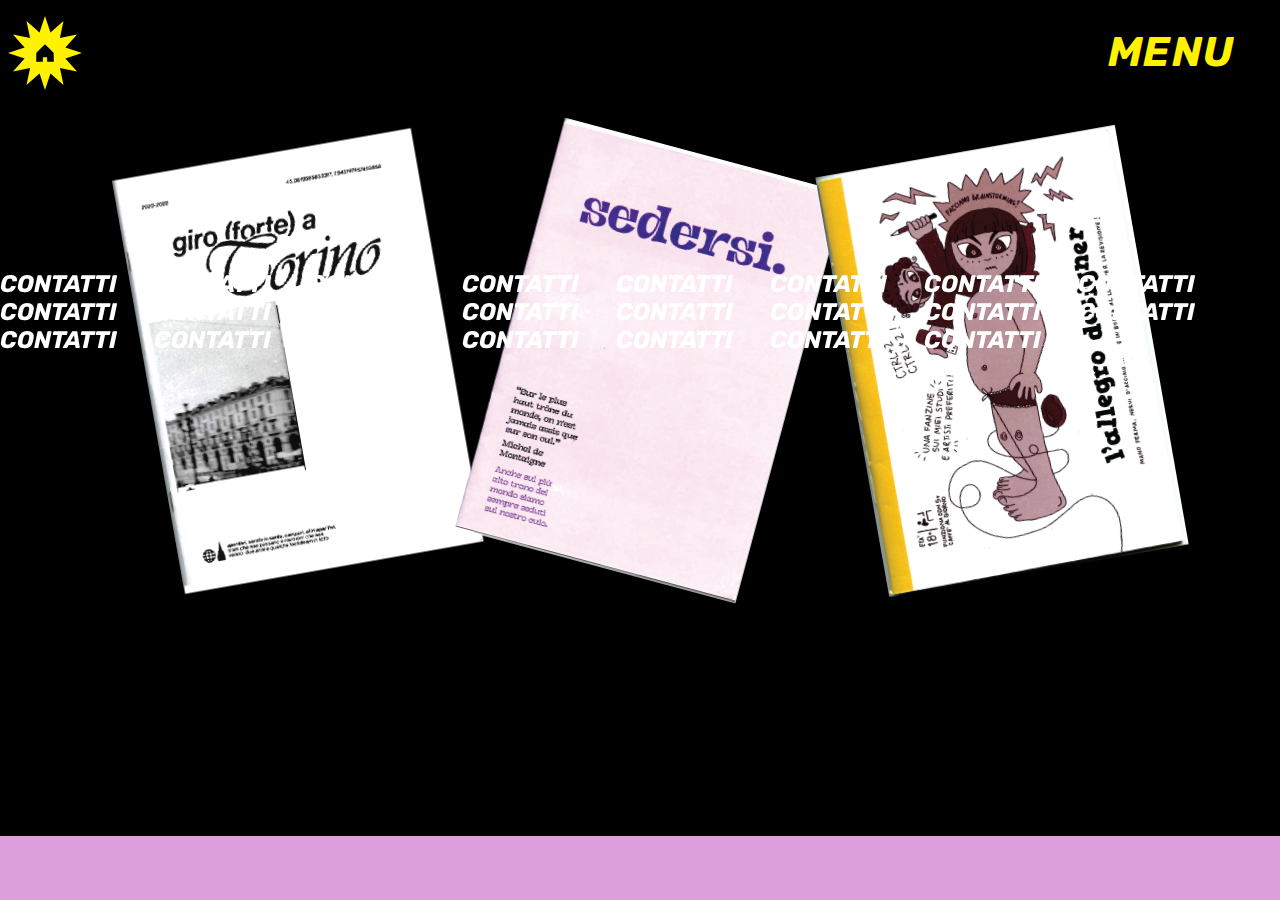
<file: index.html>
<!DOCTYPE html>
<html lang="it">
<head>
	<title>Flora Allesina - Home</title>
	<meta charset="utf-8">
	<meta name="viewport" content="width=device-width, initial-scale=1">
	<link rel="icon" type="image/x-icon" href="images/favicon.svg">
	<link rel="stylesheet" href="stylesheet/header footer.css">
	<link rel="stylesheet" href="stylesheet/index.css">  
	<link rel="stylesheet" href="stylesheet/GRAVITA.css">
	<link href="bootstrap\bootstrap.css" rel="stylesheet">
	<script src="bootstrap\bootstrap.bundle.js"></script>
</head>


<body>
  

<!-- PULSANTE TOP -->
<div>
	<button onclick="topFunction()" id="myBtn" title="Go to top"> TOP </button>
</div>

<!-- HEADER -->
 <div class="container-fluid">
    <div class="row">
		<div class="col-6 p-2">
			<div class="stella"> <!-- usare div non button --> 
				<a href="index.html">
				<img style="width:calc(3rem + 2vw)" src="images/stella gialla.svg" alt="stella"> 
				</a>
			</div>
		</div>
		<div class="col-6 p-2">
		<div class="menu-container">
		<div class="dropdown">
			<button class="dropbtn">MENU</button>
			<div class="dropdown-content">
			<a href="about me.html">about me</a>
			<a href="progetti.html">progetti</a>
			<a href="contatti.html">contatti</a>
			<a href="biscotto della fortuna.html">cliccami</a>	
			</div>
		</div>
	</div>		
		</div>
	</div>  
  </div>

<!-- CONTENUTI -->
<div class="container">
  <div class="row justify-content-sm-center p-3 ms-2">
    <div class="col-sm-auto p-4 progetto1">
		<a href="progetto 1.html">
		<img style="width:calc(15rem + 5vw)" src="images/progetto-07.png" alt="giro forte a torino"> </a>
    </div>
    <div class="col-sm-auto p-4 progetto2">
		<a href="progetto 2.html">
		<img style="width:calc(15rem + 5vw)" src="images/progetto-05.png" alt="sedersi"> </a>     
	</div>	
    <div class="col-sm-auto p-4 progetto3">
		<a href="progetto 3.html">
		<img style="width:calc(15rem + 5vw)" src="images/progetto-06.png" alt="stella"> </a>  
	</div>	
  </div>
<!-- </div> -->

<br><br><br><br>



<!-- FOOTER -->
<a href="contatti.html" class="slide" target=_self>
	<footer class="fixed-bottom">
	CONTATTI CONTATTI CONTATTI CONTATTI CONTATTI CONTATTI CONTATTI CONTATTI CONTATTI CONTATTI CONTATTI CONTATTI
			CONTATTI CONTATTI CONTATTI CONTATTI CONTATTI CONTATTI CONTATTI CONTATTI CONTATTI CONTATTI CONTATTI 
	</footer>
</a>

<script src="plugin\pulsante top.js"></script>
  
 
</body>
</html>
</file>
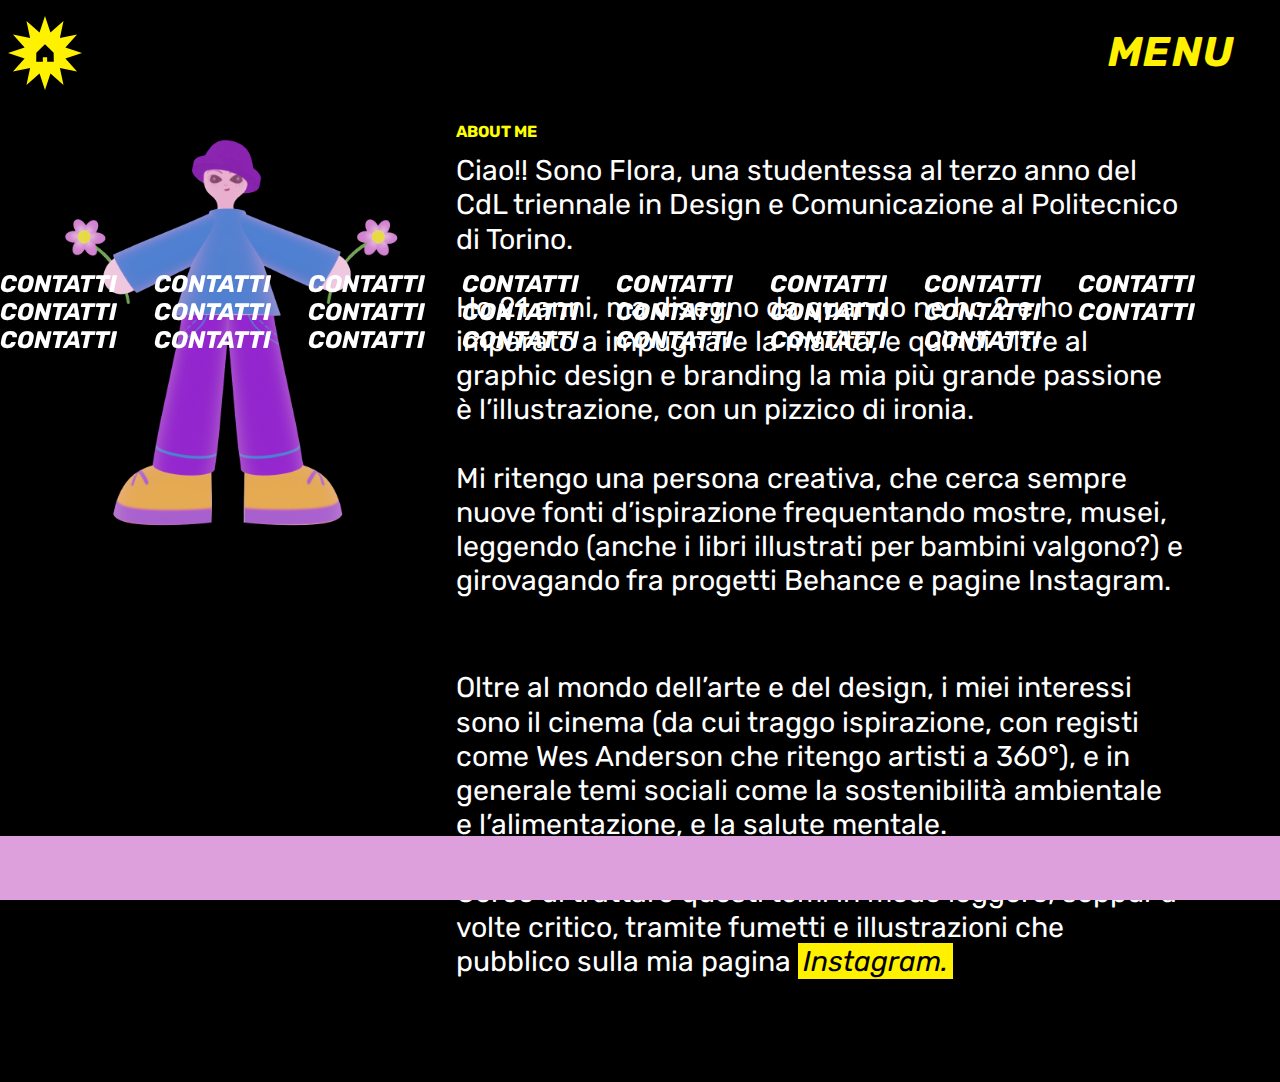
<file: about me.html>
<!DOCTYPE html>
<html lang="it">
<head>
	<title>Flora Allesina - About Me</title>
	<meta charset="utf-8">
	<meta name="viewport" content="width=device-width, initial-scale=1">
	<link rel="icon" type="image/x-icon" href="images/favicon.svg">
	<link rel="stylesheet" href="stylesheet/header footer.css">
	<link href="bootstrap\bootstrap.css" rel="stylesheet">
	<script src="bootstrap\bootstrap.bundle.js"></script>
</head>

<body>
<!-- PULSANTE TOP -->
<div>
	<button onclick="topFunction()" id="myBtn" title="Go to top"> TOP </button>
</div>

<!-- HEADER -->
 <div class="container-fluid">
    <div class="row">
		<div class="col-6 p-2">
			<div class="stella"> <!-- usare div non button --> 
				<a href="index.html">
				<img style="width:calc(3rem + 2vw)" src="images/stella gialla.svg" alt="stella"> 
				</a>
			</div>
		</div>
		<div class="col-6 p-2" style="z-index:9999">
		<div class="menu-container">
		<div class="dropdown">
			<button class="dropbtn">MENU</button>
			<div class="dropdown-content">
			<a href="about me.html">about me</a>
			<a href="progetti.html">progetti</a>
			<a href="contatti.html">contatti</a>
			<a href="biscotto della fortuna.html">cliccami</a>			
			</div>
		</div>
	</div>
		</div>
	</div>  
  </div>
 
 <!-- CONTENUTI -->
<div class="container-fluid">
  <div class="row justify-content-sm-left p-3">
 <!----------------------------------------------PLUGIN------------------------------------------------------------------>
	 <div class="col-md-4 g-0 mx-2 swinger-container">
						<img src="images/3.png" />
						<img src="images/2.png" />
						<img src="images/1.png" />
	 </div> 
	 <div class="col-md-7 g-0 mx-2">
      <h1>ABOUT ME</h1>
		<p> Ciao!! Sono Flora, una studentessa al terzo anno del CdL triennale in Design e Comunicazione al Politecnico di Torino. 
			<br><br> Ho 21 anni, ma disegno da quando ne ho 2 e ho imparato a impugnare la matita, e quindi oltre al 
			graphic design e branding la mia più grande passione è l’illustrazione, con un pizzico di ironia. <br><br>
			Mi ritengo una persona creativa, che cerca sempre nuove fonti d’ispirazione frequentando mostre, musei, 
			leggendo (anche i libri illustrati per bambini valgono?) e girovagando fra progetti Behance e pagine Instagram.
		</p>
	</div>
  </div>
</div>
	
<div class="container-fluid">
  <div class="row  justify-content-sm-left px-3">
    <div class="col-md-4 g-0 mx-2">
	</div>
	<div class="col-md-7 g-0 mx-2">
		<p class="presentation"> Oltre al mondo dell’arte e del design, i miei interessi sono il cinema (da cui traggo ispirazione, 
			con registi come Wes Anderson che ritengo artisti a 360°), e in generale temi sociali come la sostenibilità ambientale 
			e l’alimentazione, e la salute mentale. <br><br> Cerco di trattare questi temi  in modo leggero, seppur a volte critico, 
			tramite fumetti e illustrazioni che pubblico sulla mia pagina 
		<a class="presentation" href="https://www.instagram.com/disegninidellaflo/" target=_blank>Instagram.</a>
		<br>
		</p>
	</div>
  </div>
</div>

<br><br><br><br>

<!-- FOOTER -->
<a href="contatti.html" class="slide" target=_self>
	<footer class="fixed-bottom">
	CONTATTI CONTATTI CONTATTI CONTATTI CONTATTI CONTATTI CONTATTI CONTATTI CONTATTI CONTATTI CONTATTI CONTATTI
			CONTATTI CONTATTI CONTATTI CONTATTI CONTATTI CONTATTI CONTATTI CONTATTI CONTATTI CONTATTI CONTATTI 
	</footer>
</a>


<script src="https://code.jquery.com/jquery-3.3.1.slim.min.js" 
        integrity="sha384-q8i/X+965DzO0rT7abK41JStQIAqVgRVzpbzo5smXKp4YfRvH+8abtTE1Pi6jizo" 
        crossorigin="anonymous">
</script>
<script src="plugin\swinger.js"></script>
<script> $(function(){

  $(".swinger-container").swinger();

});</script>

<script src="plugin\pulsante top.js"></script>

</body>
</html>
</file>
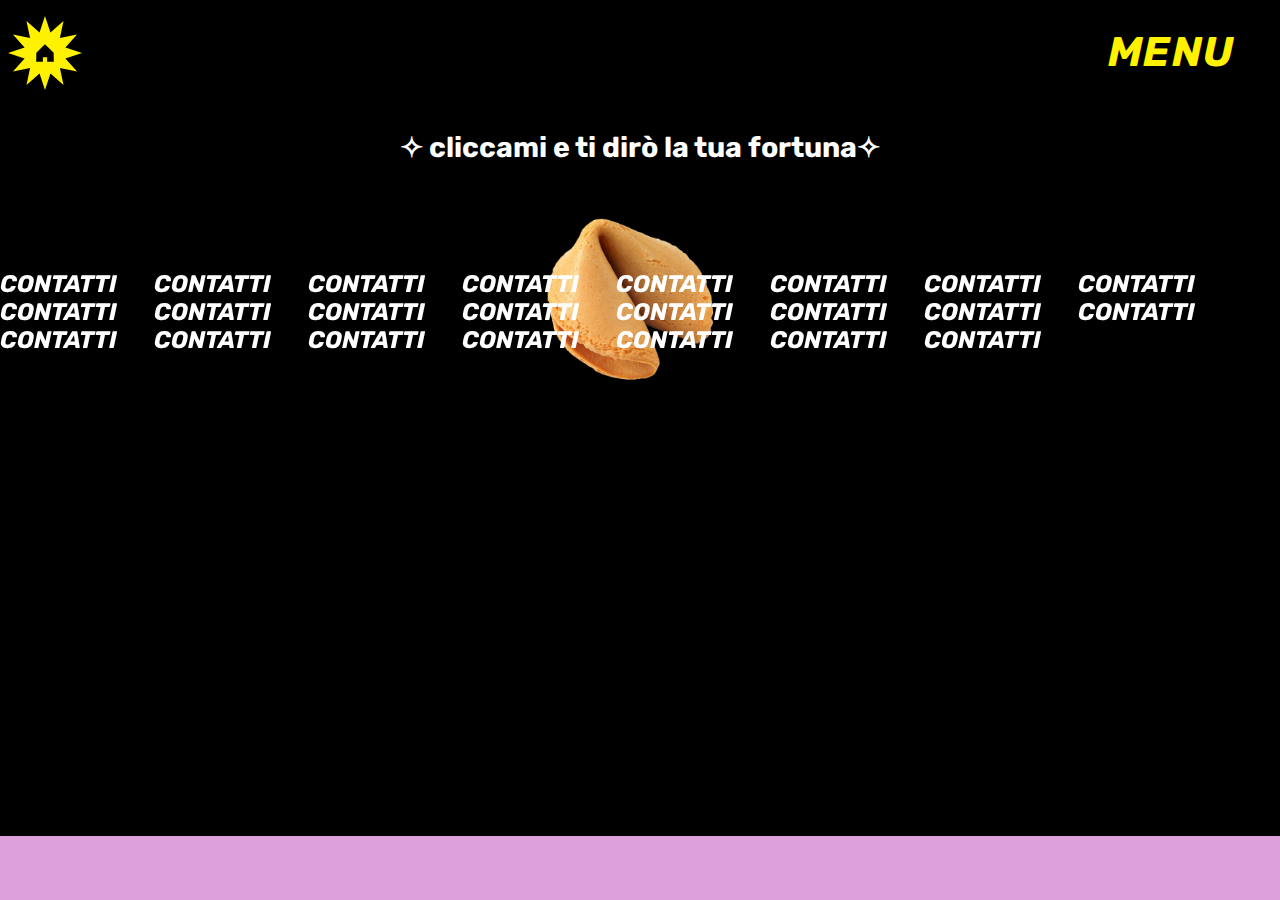
<file: biscotto della fortuna.html>
<!DOCTYPE html>
<html lang="it">
<head>
	<title>Biscotto della Fortuna</title>
	<meta charset="utf-8">
	<meta name="viewport" content="width=device-width, initial-scale=1">
	<link rel="icon" type="image/x-icon" href="images/favicon.svg">
	<link rel="stylesheet" href="stylesheet/header footer.css">
	<link rel="stylesheet" href="stylesheet/biscotto della fortuna.css">
	<link href="bootstrap\bootstrap.css" rel="stylesheet">
	<script src="bootstrap\bootstrap.bundle.js"></script>
</head>

<body>
<!-- PULSANTE TOP -->
<div>
	<button onclick="topFunction()" id="myBtn" title="Go to top"> TOP </button>
</div>

<!-- HEADER -->
 <div class="container-fluid">
    <div class="row">
		<div class="col-6 p-2">
			<div class="stella"> <!-- usare div non button --> 
				<a href="index.html">
				<img style="width:calc(3rem + 2vw)" src="images/stella gialla.svg" alt="stella"> 
				</a>
			</div>
		</div>
		<div class="col-6 p-2">
		<div class="menu-container">
		<div class="dropdown">
			<button class="dropbtn">MENU</button>
			<div class="dropdown-content">
			<a href="about me.html">about me</a>
			<a href="progetti.html">progetti</a>
			<a href="contatti.html">contatti</a>
			<a href="biscotto della fortuna.html">cliccami</a>			
			</div>
		</div>
	</div>		
		</div>
	</div>  
  </div>

<!-- BISCOTTO DELLA FORTUNA -->
<section>
<div class="container mt-4">
  <div class="row justify-content-md-center">
    <div class="col-md-auto">
	<div class="animated tada"> ✧ cliccami e ti dirò la tua fortuna✧  </div>
    </div>
  </div>
<br>
   <div class="row justify-content-md-center">
    <div class="col-md-auto">
    <div class="biscotto-della-fortuna">
        <img src="images/biscotto della fortuna.png" alt="biscotto della fortuna" id="biscotto">
        <div class="messaggio" id="messaggio"> </div>
	 </div>
	 </div>
 </div>
</section>

<!-- FOOTER -->
<a href="contatti.html" class="slide" target=_self>
	<footer class="fixed-bottom">
	CONTATTI CONTATTI CONTATTI CONTATTI CONTATTI CONTATTI CONTATTI CONTATTI CONTATTI CONTATTI CONTATTI CONTATTI
			CONTATTI CONTATTI CONTATTI CONTATTI CONTATTI CONTATTI CONTATTI CONTATTI CONTATTI CONTATTI CONTATTI 
	</footer>
</a>

<script src="biscotto della fortuna.js"></script>
<script src="plugin\pulsante top.js"></script>

</body>
</html>
</file>
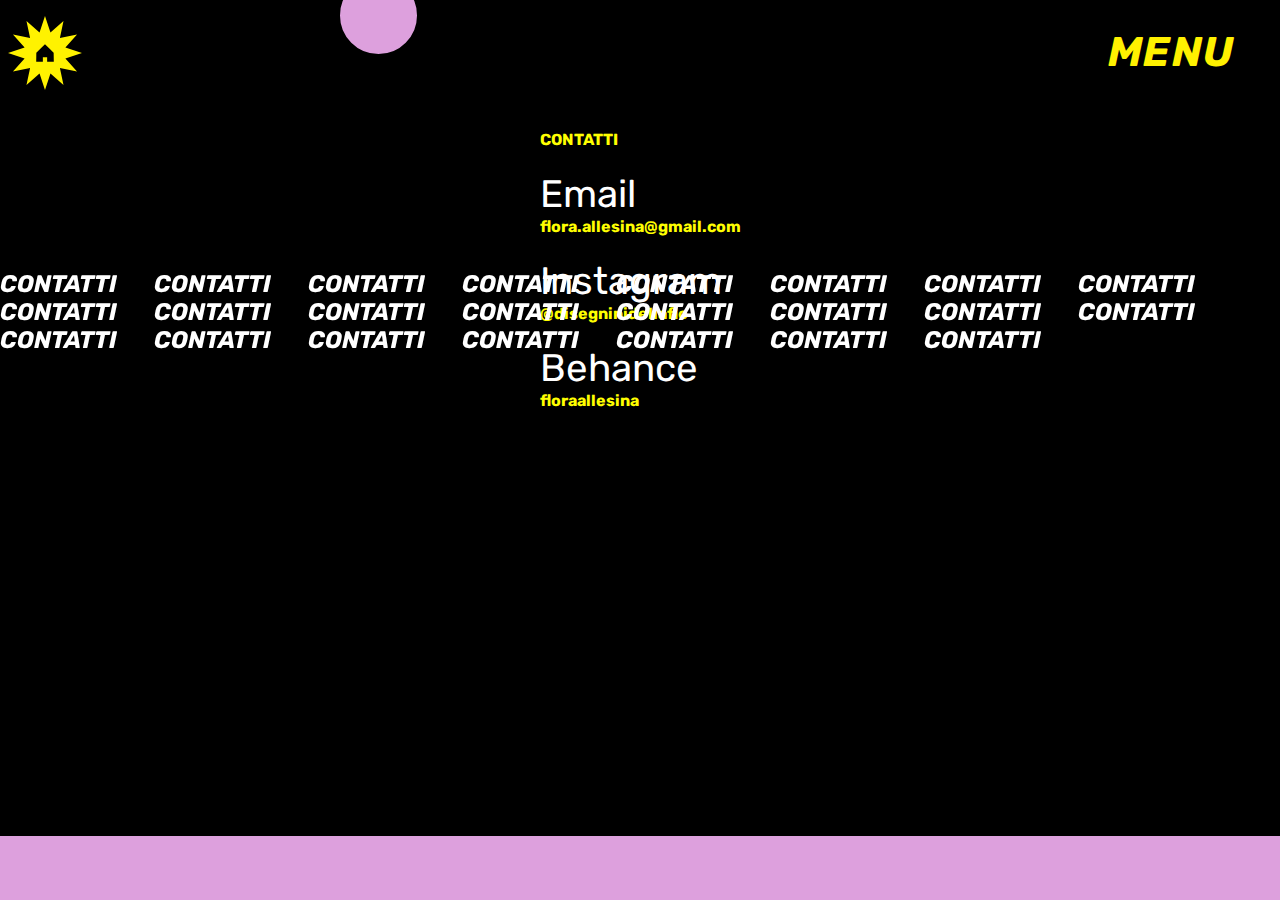
<file: contatti.html>
<!DOCTYPE html>
<html lang="it">
<head>
	<title>Flora Allesina - Contatti</title>
	<meta charset="utf-8">
	<meta name="viewport" content="width=device-width, initial-scale=1">
	<link rel="icon" type="image/x-icon" href="images/favicon.svg">
	<link rel="stylesheet" href="stylesheet/header footer.css">
	<link rel="stylesheet" href="stylesheet/contatti.css">
	<link rel="stylesheet" href="stylesheet/GRAVITA.css">
	<link href="bootstrap\bootstrap.css" rel="stylesheet">
	<script src="bootstrap\bootstrap.bundle.js"></script>
</head>

<body>
	<div class="particle-container"></div>

<!-- PULSANTE TOP -->
<div>
	<button onclick="topFunction()" id="myBtn" title="Go to top"> TOP </button>
</div>

<!-- HEADER -->
 <div class="container-fluid">
    <div class="row">
		<div class="col-6 p-2">
			<div class="stella"> <!-- usare div non button --> 
				<a href="index.html">
				<img style="width:calc(3rem + 2vw)" src="images/stella gialla.svg" alt="stella"> 
				</a>
			</div>
		</div>
		<div class="col-6 p-2">  <!--style="z-index:9999"-->
		<div class="menu-container">
		<div class="dropdown">
			<button class="dropbtn">MENU</button>
			<div class="dropdown-content">
			<a href="about me.html">about me</a>
			<a href="progetti.html">progetti</a>
			<a href="contatti.html">contatti</a>
			<a href="biscotto della fortuna.html">cliccami</a>			
			</div>
		</div>
	</div>		
		</div>
	</div>  
  </div>

<!-- CONTATTI -->
<div class="container">
	<div class="row justify-content-sm-center">
		<div class="col-sm-auto p-4 progetto1">
			<h2>CONTATTI</h2> <br><br>  
				<ul class="contact-list">
					<li><a href="mailto:flora.allesina@gmail.com"> 
					Email <h1>flora.allesina@gmail.com</h1></a></li>
					<br><br>
					<li><a href="https://www.instagram.com/disegninidellaflo/" target="_blank"> 
					Instagram <h1>@disegninidellaflo</h1></a></li>
					<br><br>
					<li><a href="https://www.behance.net/floraallesina/" target="_blank"> 
					Behance <h1>floraallesina</h1></a></li>
					<br> 
					<!-- <li><a href="https://www.linkedin.com/in/your_linkedin_profile/" target="_blank">  -->
					<!-- LinkedIn</a></li> -->
				</ul>
		</div>
	</div>
</div>


<!-- FOOTER -->
<a href="contatti.html" class="slide" target=_self>
	<footer class="fixed-bottom">
	CONTATTI CONTATTI CONTATTI CONTATTI CONTATTI CONTATTI CONTATTI CONTATTI CONTATTI CONTATTI CONTATTI CONTATTI
			CONTATTI CONTATTI CONTATTI CONTATTI CONTATTI CONTATTI CONTATTI CONTATTI CONTATTI CONTATTI CONTATTI 
	</footer>
</a>

<script src="GRAVITA.js"></script>
<script src="plugin\pulsante top.js"></script>

</body>
</html>
</file>
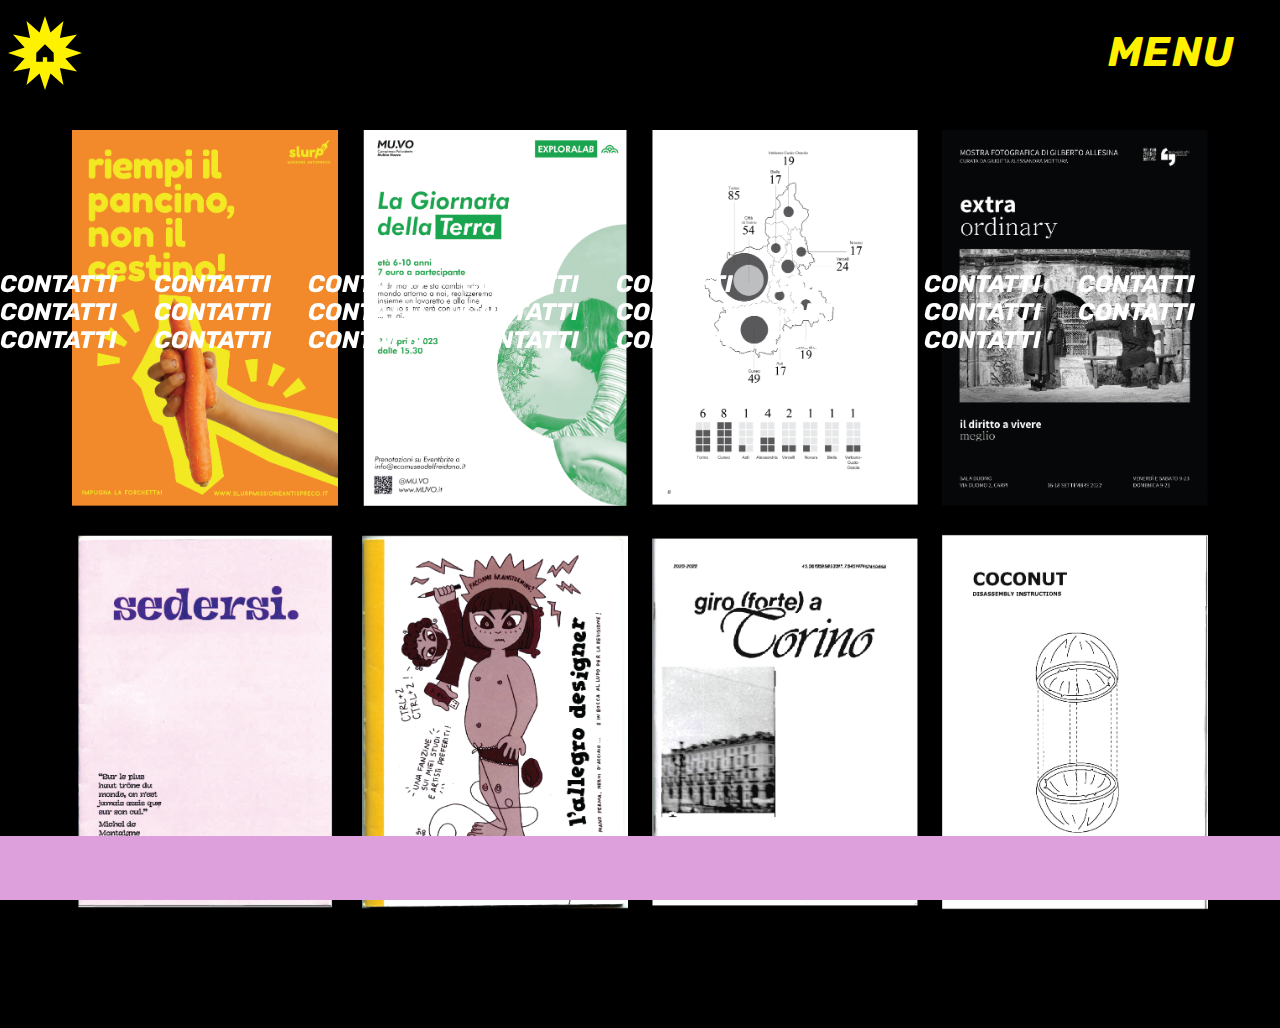
<file: progetti.html>
<!DOCTYPE html>
<html lang="it">
<head>
	<title>Flora Allesina - Progetti </title>
	<meta charset="utf-8">
	<meta name="viewport" content="width=device-width, initial-scale=1">
	<link rel="icon" type="image/x-icon" href="images/favicon.svg">
	<link rel="stylesheet" href="stylesheet/header footer.css">
	<link href="bootstrap\bootstrap.css" rel="stylesheet">
	<script src="bootstrap\bootstrap.bundle.js"></script>
</head>

<body>
<!-- PULSANTE TOP -->
<div>
	<button onclick="topFunction()" id="myBtn" title="Go to top"> TOP </button>
</div>

<!-- HEADER -->
 <div class="container-fluid">
    <div class="row">
		<div class="col-6 p-2">
			<div class="stella"> <!-- usare div non button --> 
				<a href="index.html">
				<img style="width:calc(3rem + 2vw)" src="images/stella gialla.svg" alt="stella"> 
				</a>
			</div>
		</div>
		<div class="col-6 p-2">
		<div class="menu-container">
		<div class="dropdown">
			<button class="dropbtn">MENU</button>
			<div class="dropdown-content">
			<a href="about me.html">about me</a>
			<a href="progetti.html">progetti</a>
			<a href="contatti.html">contatti</a>
			<a href="biscotto della fortuna.html">cliccami</a>			
			</div>
		</div>
	</div>		
		</div>
	</div>  
  </div>

<!-- CONTENUTI -->
<div class="container-fluid">
<div class="row m-5 my-0">
    <div class="col-md-3 col-sm-6 mt-4">
		  <a href="https://www.behance.net/gallery/148066429/SLURP-Missione-Antispreco" target="_blank" class="image-container">
          <img class="img-fluid" src="images/progetto-01.png" alt="SLURP">
          <div class="image-overlay">
            <p> slurp </p>
          </div>
        </a>
    </div>
    <div class="col-md-3 col-sm-6 mt-4">
		 <a href="wip.html" target="_self" class="image-container">
          <img class="img-fluid" src="images/progetto-02.png" alt="MUVO">
          <div class="image-overlay">
            <p> MU.VO </p>
          </div>
        </a>
	</div>
    <div class="col-md-3 col-sm-6   mt-4">
		 <a href="wip.html" target="_self" class="image-container">
          <img class="img-fluid" src="images/progetto-03.png" alt="MUVO">
          <div class="image-overlay">
            <p> MU.VO <br> <span style="font-size: calc(1rem + 0.5vw)"> data visualization</span> </p> 
          </div>
        </a>
	</div>
    <div class="col-md-3 col-sm-6   mt-4">
		<a href="https://www.behance.net/gallery/155339061/EXTRAordinary-photo-exhibition" target="_blank" class="image-container">
			  <img class="img-fluid" src="images/progetto-04.png" alt="extra ordinary">
			  <div class="image-overlay">
				<p> extra <br> ordinary </p>
			  </div>
			</a>                                                                             
	</div>
</div>

<div class="row m-5 my-0">
    <div class="col-md-3 col-sm-6   mt-4">
        <a href="progetto 2.html" target="_self" class="image-container">
          <img class="img-fluid" src="images/progetto-05.png" alt="sedersi">
          <div class="image-overlay"> <p> sedersi </p> </div>
        </a>
    </div>
    <div class="col-md-3 col-sm-6   mt-4">
		<a href="progetto 3.html" target="_self" class="image-container">
          <img class="img-fluid" src="images/progetto-06.png" alt="allegro designer">
          <div class="image-overlay"> <p> l'allegro <br> designer </p> </div>
        </a>
	</div>
    <div class="col-md-3 col-sm-6   mt-4">
		<a href="progetto 1.html" target="_self" class="image-container">
          <img class="img-fluid" src="images/progetto-07.png" alt="allegro designer">
          <div class="image-overlay"> <p> giro forte <br> a Torino </p> </div>
        </a>	    
	</div>
    <div class="col-md-3 col-sm-6   mt-4">
	<a href="progetto 4.html" target="_self" class="image-container">
          <img class="img-fluid" src="images/progetto-08.png" alt="LIFE zine">
          <div class="image-overlay"> <p> LIFE </p> </div>
        </a>	
		<!-- <a href="progetto 4.html"> -->
		<!-- <img class="img-fluid" src="images/progetto-08.png" alt="LIFE ZINE"> </a> -->
	<!-- </div>                                                                                     -->
</div>
</div>

<br><br><br><br><br><br>

<!-- FOOTER -->
<a href="contatti.html" class="slide" target=_self>
	<footer class="fixed-bottom">
	CONTATTI CONTATTI CONTATTI CONTATTI CONTATTI CONTATTI CONTATTI CONTATTI CONTATTI CONTATTI CONTATTI CONTATTI
			CONTATTI CONTATTI CONTATTI CONTATTI CONTATTI CONTATTI CONTATTI CONTATTI CONTATTI CONTATTI CONTATTI 
	</footer>
</a>

<script src="plugin\pulsante top.js"></script>


</body>
</html>
</file>
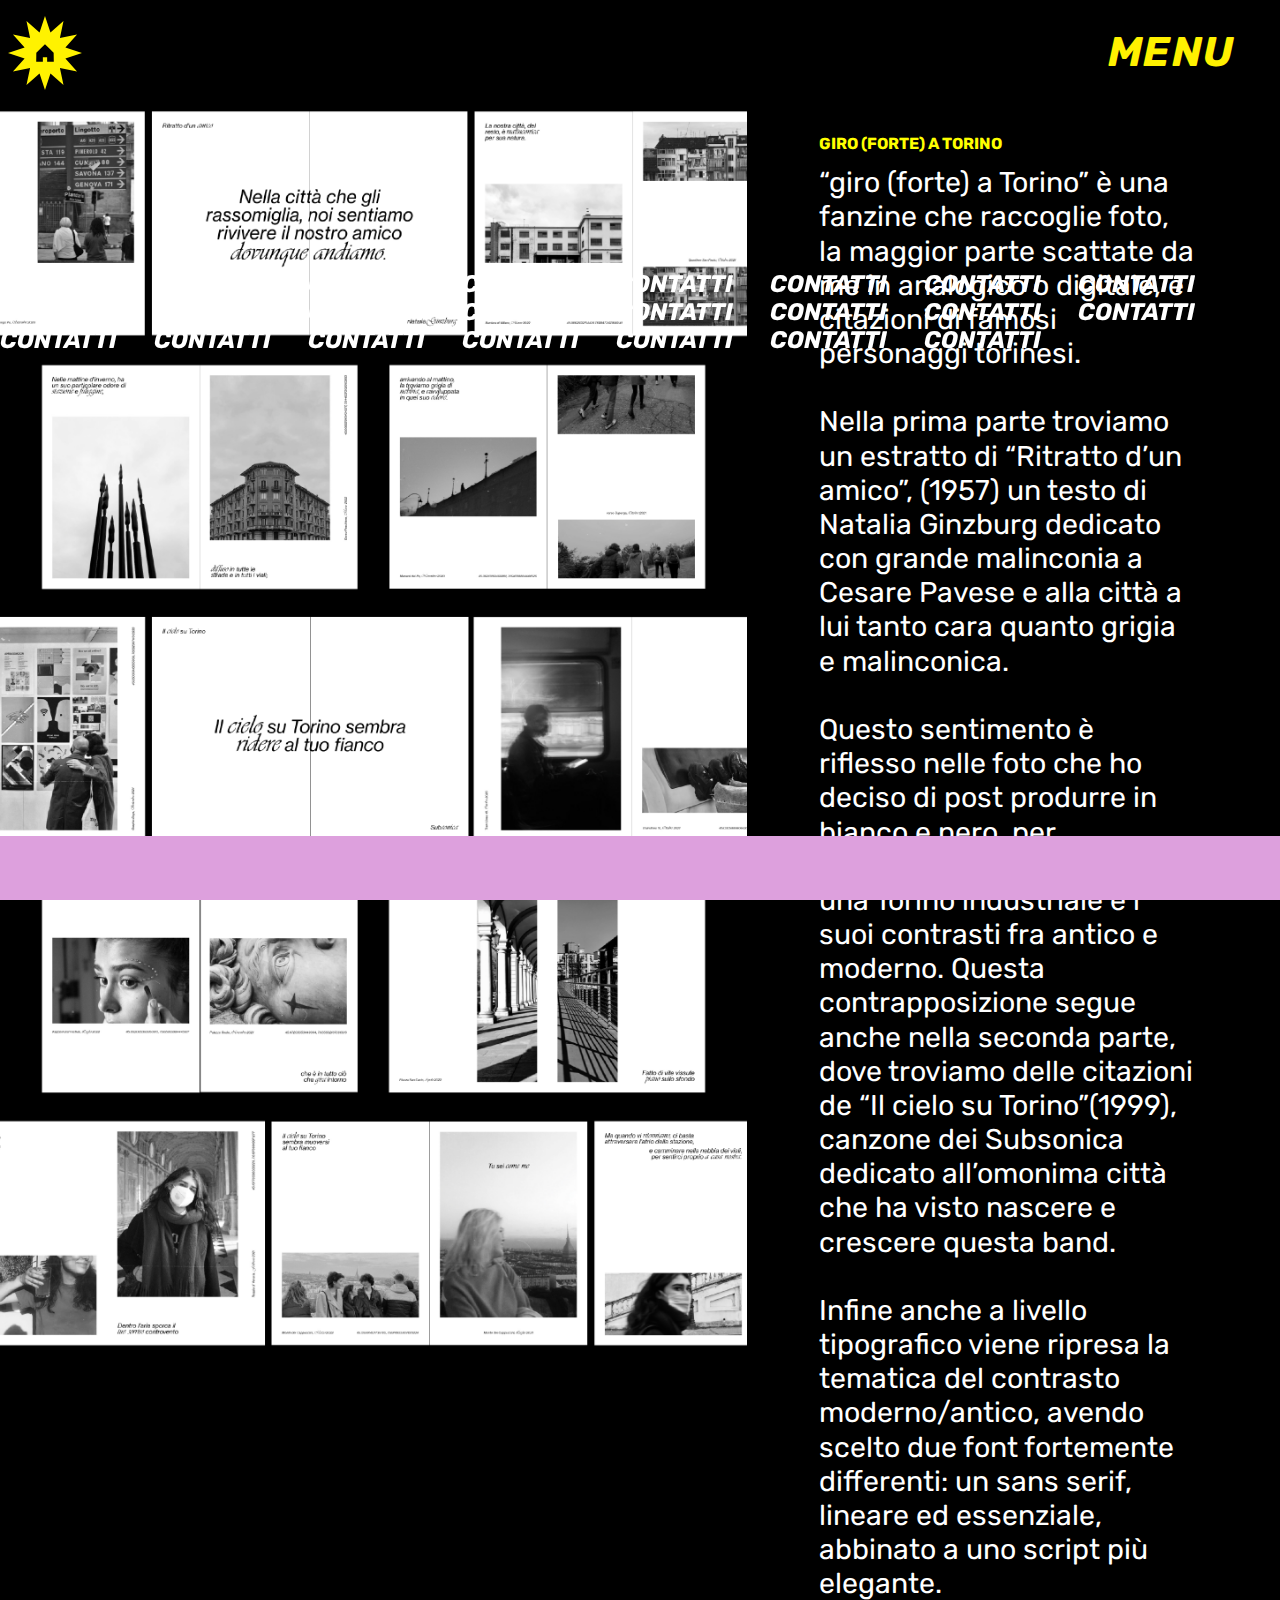
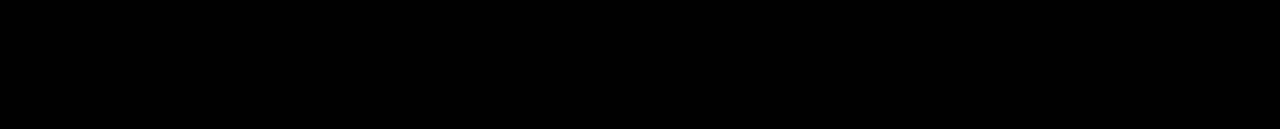
<file: progetto 1.html>
<!DOCTYPE html>
<html lang="it">
<head>
	<title>Flora Allesina - Torino Zine</title>
	<meta charset="utf-8">
	<meta name="viewport" content="width=device-width, initial-scale=1">
	<link rel="icon" type="image/x-icon" href="images/favicon.svg">
	<link rel="stylesheet" href="stylesheet/header footer.css">
	<link href="bootstrap\bootstrap.css" rel="stylesheet">
	<script src="bootstrap\bootstrap.bundle.js"></script>
</head>

<body>
<!-- PULSANTE TOP -->
<div>
	<button onclick="topFunction()" id="myBtn" title="Go to top"> TOP </button>
</div>

<!-- HEADER -->
 <div class="container-fluid">
    <div class="row">
		<div class="col-6 p-2">
			<div class="stella"> <!-- usare div non button --> 
				<a href="index.html">
				<img style="width:calc(3rem + 2vw)" src="images/stella gialla.svg" alt="stella"> 
				</a>
			</div>
		</div>
		<div class="col-6 p-2">
		<div class="menu-container">
		<div class="dropdown">
			<button class="dropbtn">MENU</button>
			<div class="dropdown-content">
			<a href="about me.html">about me</a>
			<a href="progetti.html">progetti</a>
			<a href="contatti.html">contatti</a>
			<a href="biscotto della fortuna.html">cliccami</a>			
			</div>
		</div>
	</div>
		</div>
	</div>  
  </div>
 
<!-- CONTENUTI -->
 
<div class="container-fluid">
  <div class="row">
    <div class="col-lg-7 g-0 me-5">
		<img class="img-fluid" src="images/torino zine.png" alt="torino zine">
	</div>
	<div class="col-lg-4 mt-1 p-4">
	<h1> GIRO (FORTE) A TORINO</h1>
		<p>“giro (forte) a Torino” è una fanzine che raccoglie foto, la maggior parte scattate da me in analogico o digitale, e citazioni di 
		famosi personaggi torinesi. <br><br> Nella prima parte troviamo un estratto di “Ritratto d’un amico”, (1957) un testo di Natalia 
		Ginzburg dedicato con grande malinconia a Cesare Pavese e alla città a lui tanto cara quanto grigia e malinconica. 
		<br><br> Questo sentimento è riflesso nelle foto che ho deciso di post produrre in bianco e nero, per evidenziare l’atmosfera di 
		una Torino industriale e i suoi contrasti fra antico e moderno. Questa contrapposizione segue anche nella seconda parte, dove troviamo 
		delle citazioni de “Il cielo su  Torino”(1999), canzone dei Subsonica dedicato all’omonima città che ha visto nascere e crescere questa band. <br><br> 
		Infine anche a livello tipografico viene ripresa la tematica del contrasto moderno/antico, avendo scelto due font fortemente differenti:
		un sans serif, lineare ed essenziale, abbinato a uno script più elegante.</p>
	</div>
  </div>
 </div>
	
<br><br><br><br>

	
<!-- FOOTER -->
<a href="contatti.html" class="slide" target=_self>
	<footer class="fixed-bottom">
	CONTATTI CONTATTI CONTATTI CONTATTI CONTATTI CONTATTI CONTATTI CONTATTI CONTATTI CONTATTI CONTATTI CONTATTI
			CONTATTI CONTATTI CONTATTI CONTATTI CONTATTI CONTATTI CONTATTI CONTATTI CONTATTI CONTATTI CONTATTI 
	</footer>
</a>

<script src="plugin\pulsante top.js"></script>


</body>
</html>
</file>
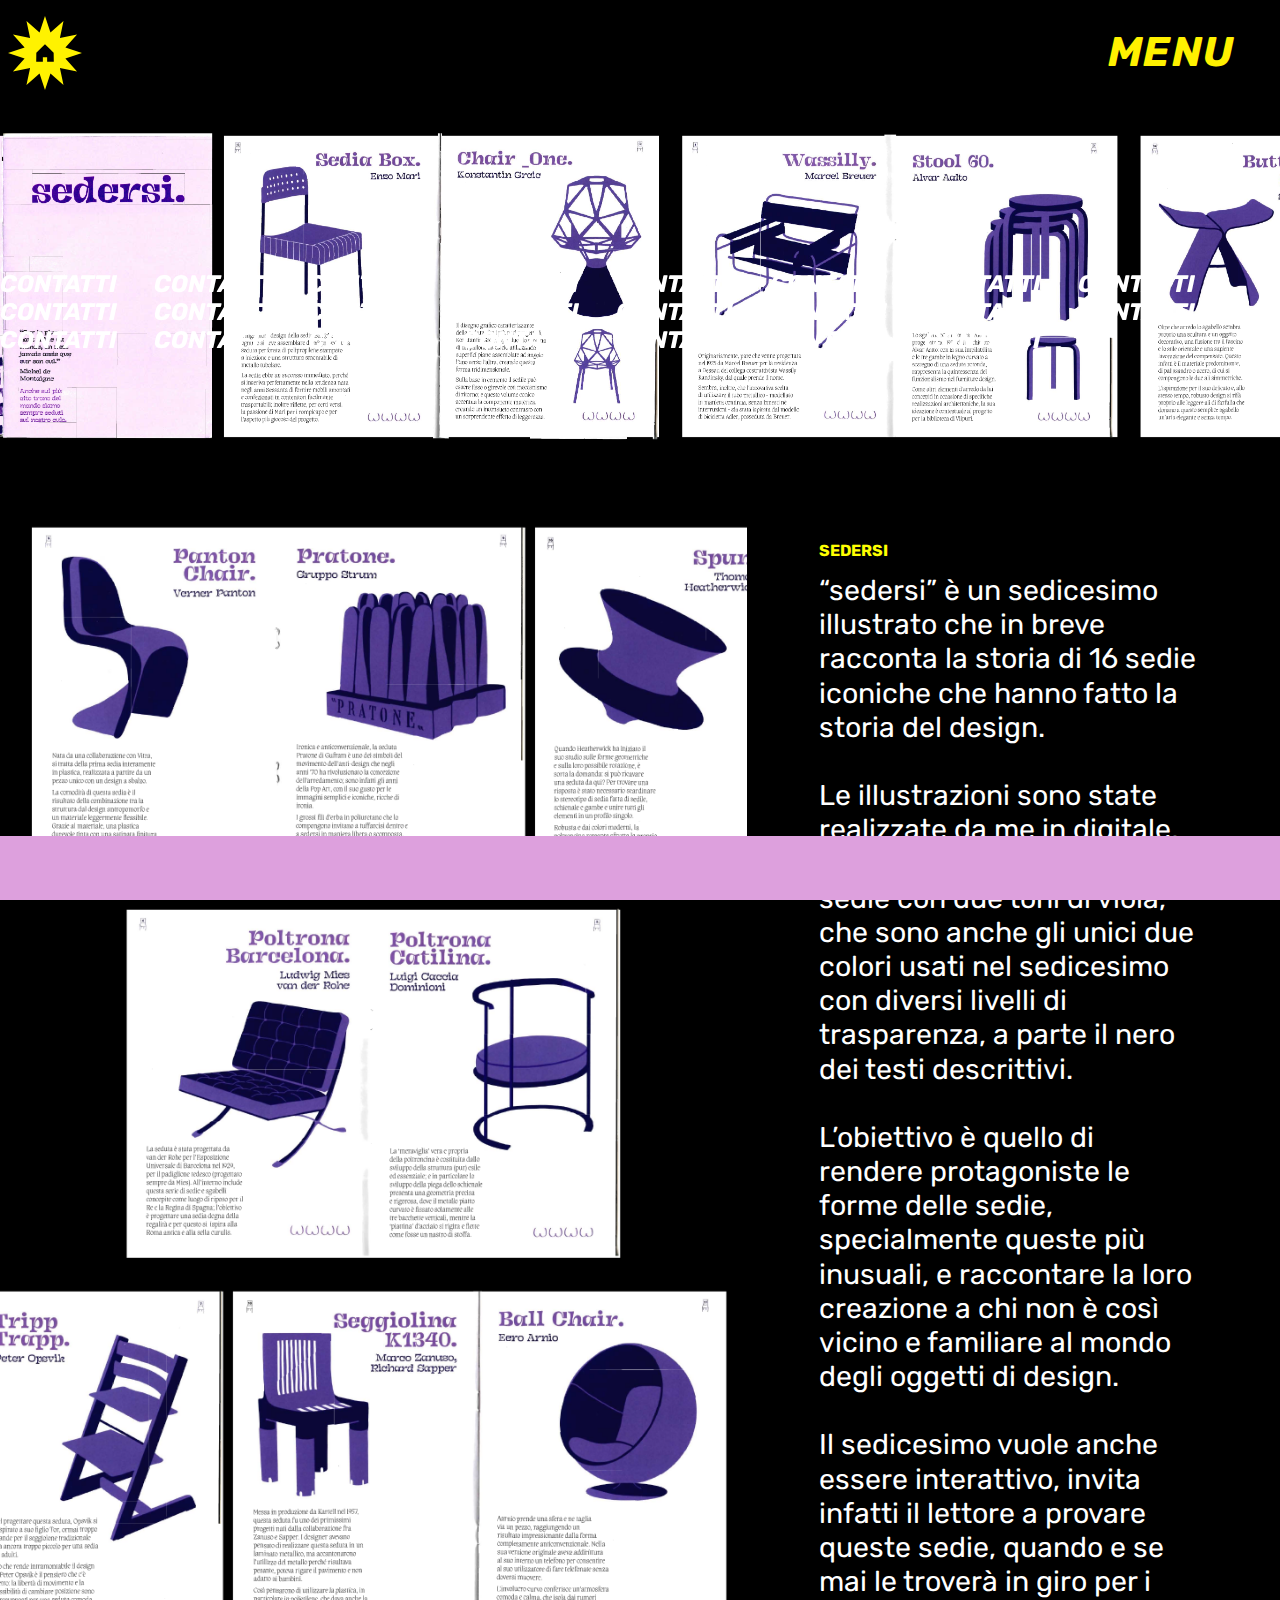
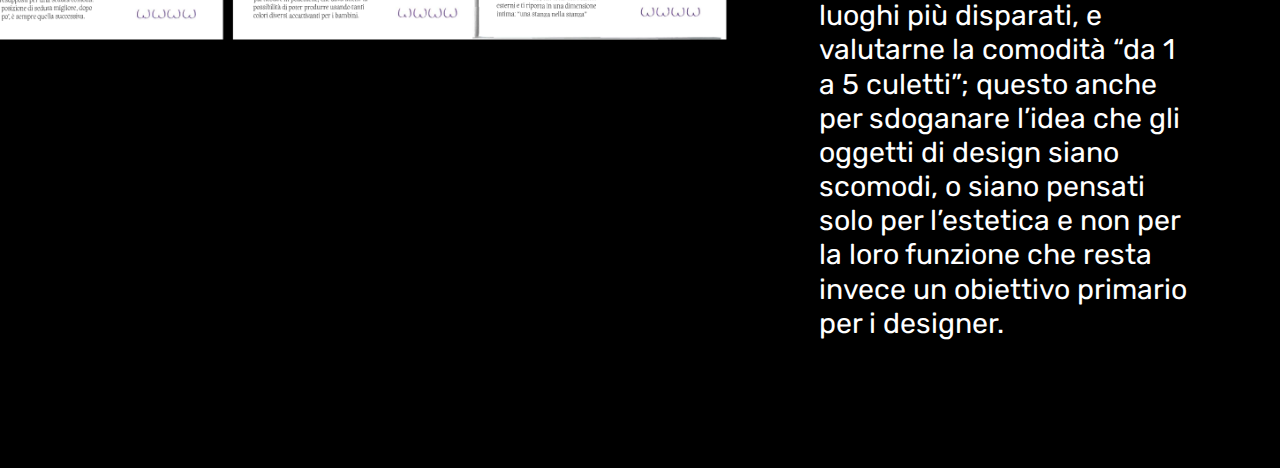
<file: progetto 2.html>
<!DOCTYPE html>
<html lang="it">
<head>
	<title>Flora Allesina - Sedersi</title>
	<meta charset="utf-8">
	<meta name="viewport" content="width=device-width, initial-scale=1">
	<link rel="icon" type="image/x-icon" href="images/favicon.svg">
	<link rel="stylesheet" href="stylesheet/header footer.css">
	<link href="bootstrap\bootstrap.css" rel="stylesheet">
	<script src="bootstrap\bootstrap.bundle.js"></script>
</head>

<body>
<!-- PULSANTE TOP -->
<div>
	<button onclick="topFunction()" id="myBtn" title="Go to top"> TOP </button>
</div>

<!-- HEADER -->
 <div class="container-fluid">
    <div class="row">
		<div class="col-6 p-2">
			<div class="stella"> <!-- usare div non button --> 
				<a href="index.html">
				<img style="width:calc(3rem + 2vw)" src="images/stella gialla.svg" alt="stella"> 
				</a>
			</div>
		</div>
		<div class="col-6 p-2">
		<div class="menu-container">
		<div class="dropdown">
			<button class="dropbtn">MENU</button>
			<div class="dropdown-content">
			<a href="about me.html">about me</a>
			<a href="progetti.html">progetti</a>
			<a href="contatti.html">contatti</a>
			<a href="biscotto della fortuna.html">cliccami</a>			
			</div>
		</div>
	</div>
		</div>
	</div>  
  </div>
 
<div class="container-fluid">
	<div class="row">
	   <div class="col-auto g-0 mb-5">
			<img class="img-fluid" src="images/sedersi 3.png" alt="sedersi pagine">  
			<!-- IMMAGINE DA ESPORTARE MEGLIO -->
		</div>
	</div>	
	<div class="row">
		<div class="col-lg-7 g-0 me-5">
			<img class="img-fluid" src="images/sedersi 2.png" alt="sedersi pagine">
		</div>
		<div class="col-lg-4 g-0 p-4">
		<h1> SEDERSI </h1>
			<p>	“sedersi” è un sedicesimo illustrato che in breve racconta la storia di 16 sedie iconiche che 
			hanno fatto la storia del design. <br><br> Le illustrazioni sono state realizzate da me in digitale, e ho 
			rivisitato in bicromia le sedie con due toni di viola, che sono anche gli unici due colori usati nel 
			sedicesimo con diversi livelli di trasparenza, a parte il nero dei testi descrittivi. <br><br>
			L’obiettivo è quello di rendere protagoniste le forme delle sedie, specialmente queste più inusuali, 
			e raccontare la loro creazione a chi non è così vicino e familiare al mondo degli oggetti di design. <br><br>
			Il sedicesimo vuole anche essere interattivo, invita infatti il lettore a provare queste sedie, 
			quando e se mai le troverà in giro per i luoghi più disparati, e valutarne la comodità “da 1 a 5 
			culetti”; questo anche per sdoganare l’idea che gli oggetti di design siano scomodi, o siano pensati 
			solo per l’estetica e non per la loro funzione che resta invece un obiettivo primario per i designer.</p>
		</div>
  </div>
 </div>
	
<br><br><br><br>

	
<!-- FOOTER -->
<a href="contatti.html" class="slide" target=_self>
	<footer class="fixed-bottom">
	CONTATTI CONTATTI CONTATTI CONTATTI CONTATTI CONTATTI CONTATTI CONTATTI CONTATTI CONTATTI CONTATTI CONTATTI
			CONTATTI CONTATTI CONTATTI CONTATTI CONTATTI CONTATTI CONTATTI CONTATTI CONTATTI CONTATTI CONTATTI 
	</footer>
</a>

<script src="plugin\pulsante top.js"></script>


</body>
</html>
</file>
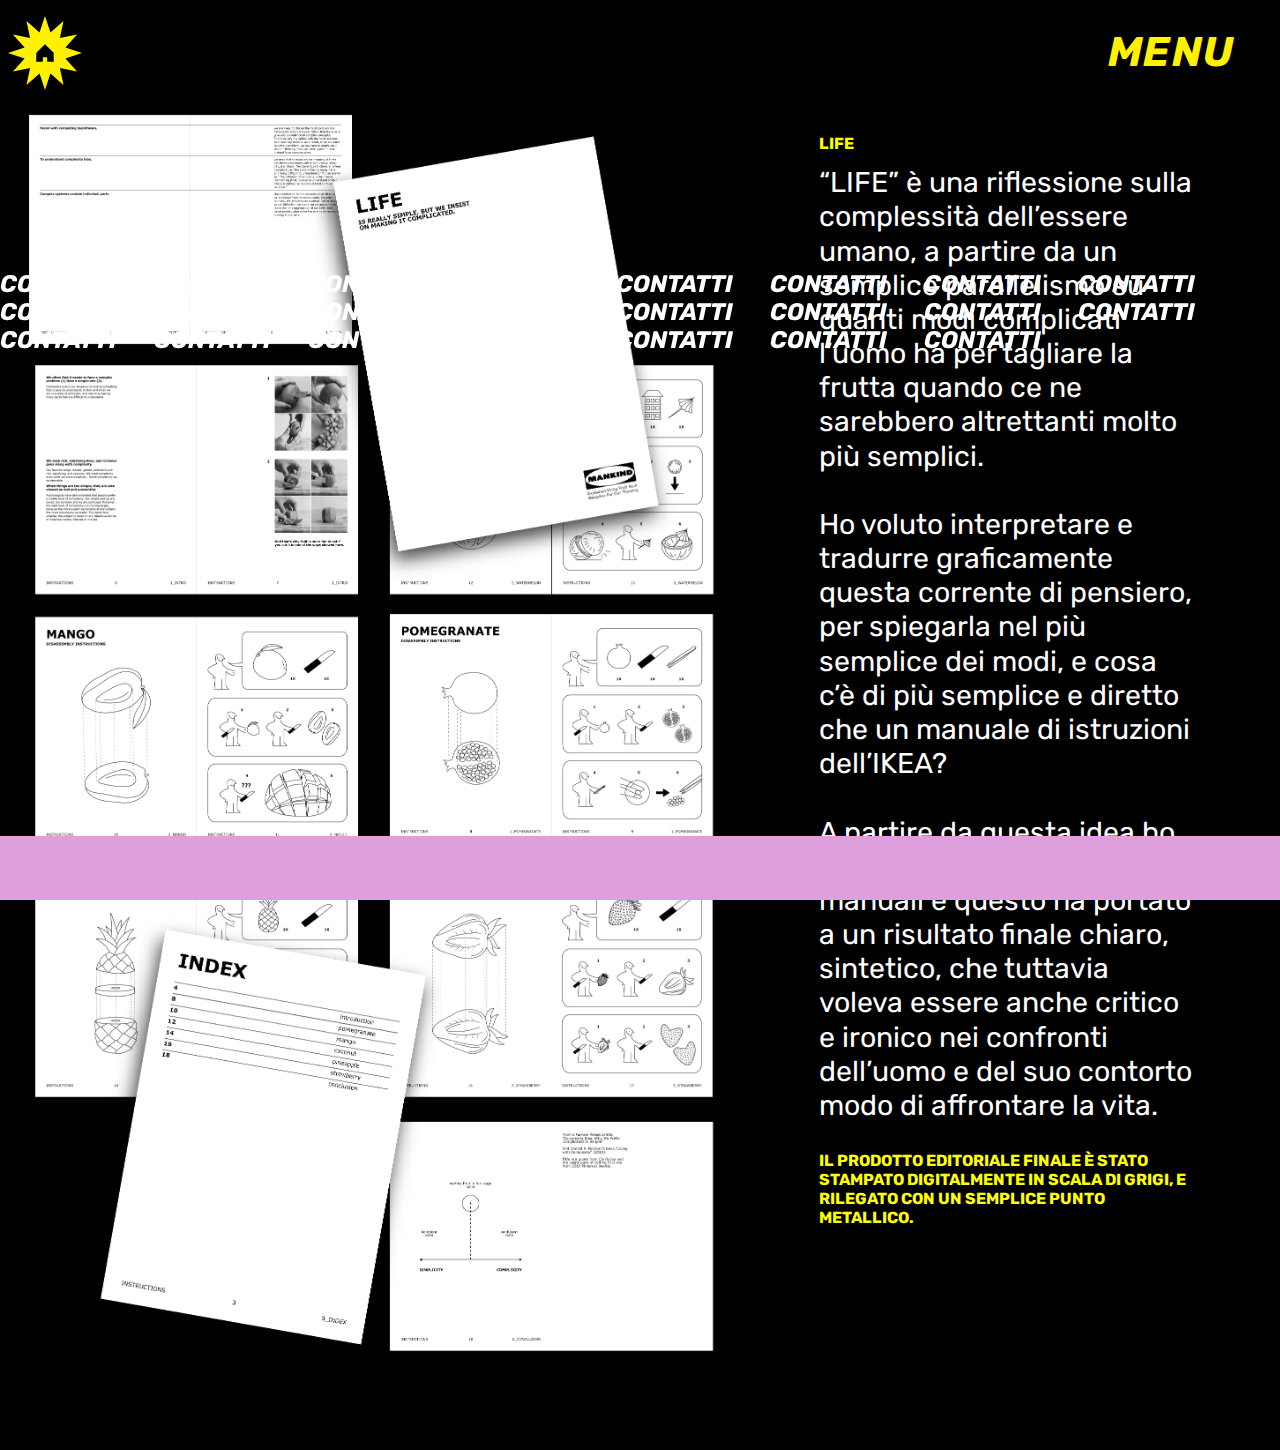
<file: progetto 4.html>
<!DOCTYPE html>
<html lang="it">
<head>
	<title>Flora Allesina - LIFE zine</title>
	<meta charset="utf-8">
	<meta name="viewport" content="width=device-width, initial-scale=1">
	<link rel="icon" type="image/x-icon" href="images/favicon.svg">
	<link rel="stylesheet" href="stylesheet/header footer.css">
	<link href="bootstrap\bootstrap.css" rel="stylesheet">
	<script src="bootstrap\bootstrap.bundle.js"></script>
</head>

<body>
<!-- PULSANTE TOP -->
<div>
	<button onclick="topFunction()" id="myBtn" title="Go to top"> TOP </button>
</div>

<!-- HEADER -->
<div class="container-fluid">
    <div class="row">
		<div class="col-6 p-2">
			<div class="stella"> <!-- usare div non button --> 
				<a href="index.html">
				<img style="width:calc(3rem + 2vw)" src="images/stella gialla.svg" alt="stella"> 
				</a>
			</div>
		</div>
		<div class="col-6 p-2">
		<div class="menu-container">
		<div class="dropdown">
			<button class="dropbtn">MENU</button>
			<div class="dropdown-content">
			<a href="about me.html">about me</a>
			<a href="progetti.html">progetti</a>
			<a href="contatti.html">contatti</a>
			<a href="biscotto della fortuna.html">cliccami</a>			
			</div>
		</div>
		</div>
		</div>
	</div>  
  </div>
 
<div class="container-fluid">
  <div class="row">
    <div class="col-lg-7 g-0 me-5">
		<img class="img-fluid" src="images/ikea zine 1.png" alt="torino zine">
	</div>
	<div class="col-lg-4 mt-1 p-4">
	<h1> LIFE </h1>
		<p>“LIFE” è una riflessione sulla complessità dell’essere umano, a partire da un semplice 
		parallelismo su quanti modi complicati l’uomo ha per tagliare la frutta quando ce ne sarebbero 
		altrettanti molto più semplici. <br><br> Ho voluto interpretare e tradurre graficamente questa corrente di 
		pensiero, per spiegarla nel più semplice dei modi, e cosa c’è di più semplice e diretto che un manuale 
		di istruzioni dell’IKEA? <br><br>A partire da questa idea ho citato la linea grafica dei manuali e questo ha 
		portato a un risultato finale chiaro, sintetico, che tuttavia voleva essere anche critico e ironico nei 
		confronti dell’uomo e del suo contorto modo di affrontare la vita. </p>
		<h1> IL PRODOTTO EDITORIALE FINALE È STATO STAMPATO DIGITALMENTE IN SCALA DI GRIGI, E RILEGATO CON UN 
		SEMPLICE PUNTO METALLICO. </h1>
	</div>
  </div>
 </div>
	
<br><br><br><br>

	
<!-- FOOTER -->
<a href="contatti.html" class="slide" target=_self>
	<footer class="fixed-bottom">
	CONTATTI CONTATTI CONTATTI CONTATTI CONTATTI CONTATTI CONTATTI CONTATTI CONTATTI CONTATTI CONTATTI CONTATTI
			CONTATTI CONTATTI CONTATTI CONTATTI CONTATTI CONTATTI CONTATTI CONTATTI CONTATTI CONTATTI CONTATTI 
	</footer>
</a>


<script src="plugin\pulsante top.js"></script>

</body>
</html>
</file>
<file: stylesheet/header footer.css>
/********************************************************** HEADER ***********************************************************/
body {
  overflow-x: hidden; 
  max-width:100%;
}

.menu-container {
  position: relative;
  float: right;
  padding-top: calc(0.2rem + 0.5vw);
  padding-right: calc(0.2rem + 2vw);
}

.dropdown {
  font-weight: bold;
  position: relative;
  display: block;
}

.dropbtn {
  background-color: black;
  font-size: calc(1rem + 2vw);
  font-weight: bold;
  font-style: italic;
  letter-spacing: .1rem;
  color: #FFF100;
  min-width: calc(5rem + 5vw);
  /* padding: 1rem; */
  border: none;
  /* cursor: pointer; */
}

.dropdown-content {
  display: none;
  position: absolute;
  background-color: #DDA0DD;
  min-width: calc(5rem + 5vw);
  z-index: 1;
  text-align: center;

}

.dropdown-content a {
  color: white;
  padding: 12px;
  text-decoration: none;
  display: block;
}

.dropdown-content a:hover {
  background-color: white;
  color: #DDA0DD;
}

.dropdown:hover .dropdown-content {
  display: block;
}

.stella {
			animation: bounce 0.5s;
            animation-direction: alternate;
            animation-timing-function: cubic-bezier(2,2,2,2);
            animation-iteration-count: infinite;
        }
          
@keyframes bounce {
from {
	transform: translate3d(2%, 0, 0);
	 }
to {
	transform: translate3d(-2%, 0, 0);
	 }
	}
          
stella {
	-webkit-animation-name: bounce;
	-webkit-animation-duration: 0.5s;
	-webkit-animation-direction: alternate;
	-webkit-animation-timing-function: cubic-bezier(
	.5, 0.05, 1, .5);
	-webkit-animation-iteration-count: infinite;
}
	@-webkit-keyframes bounce {
	from {
	-webkit-transform: translate3d(2%, 0, 0);
	transform: translate3d(2%, 0, 0);
		}
to {
	-webkit-transform: translate3d(-2%, 0, 0);
	transform: translate3d(-2%, 0, 0);
	}
}


/********************************************************** FOOTER ***********************************************************/

a.slide {
	color: white;
	text-decoration: none;
	background-color: #DDA0DD; 
    height: 4rem;
	margin-left: -10rem;
	width: 300rem;
	position: fixed;
	bottom: 0;
	font-size: 1.5rem;
	font-weight: bold;
	font-style: italic;
	word-spacing:  2rem;;
	z-index: 99999 !important;
		animation: slide 10s infinite;
		animation-timing-function: linear;
}

a.slide:link {
}
a.slide:visited {
}
a.slide:hover {
	color: #DDA0DD;
	background-color: white;
	text-decoration: none;
}
a.slide:active {
	color: #DDA0DD;
}

@keyframes slide {
	0% {transform: translateX(0px);}

	25% {transform: translateX(-200px);}

	50% {transform: translateX(-400px);}
	
	75% {transform: translateX(-600px);}

	100% {transform: translateX(-800px);}
}		

@media screen and (max-width: 667px) {
    body {
		 max-width: 100% !important;
        overflow-x: hidden !important;
    }
    .container {
        max-width: 100% !important;
        overflow-x: hidden !important;
    }
}
</file>
<file: stylesheet/index.css>
div.progetto1 {
	transform: rotate(-10deg);
	transition: transform 0.3s ease;
}

div.progetto1:hover {
	transform: rotate(0deg);
}

div.progetto2 {
	transform: rotate(15deg);
	transition: transform 0.3s ease;
}

div.progetto2:hover {
	transform: rotate(0deg);
}

div.progetto3 {
	transform: rotate(-10deg);
	transition: transform 0.3s ease;
}

div.progetto3:hover {
	transform: rotate(0deg);
}

div.progetto4 {
	transform: rotate(-15deg);
	transition: transform 0.3s ease;
}

div.progetto4:hover {
	transform: rotate(0deg);
}
</file>
<file: stylesheet/GRAVITA.css>
body, html {
  height: 100%;
  /* margin: 5; */
}

.particle-container {
  position: absolute;
  width: 100%;
  overflow: hidden;
  z-index:999; /*con 0 va dietro il resto dei contenuti*/
}

.particle {
  position: fixed;
  /* width: 5rem; */
  /* height: 5rem; */
  border-radius: 50%;
  border: 2px solid black;
}
</file>
<file: stylesheet/contatti.css>
.contact-list {
    list-style: none;
    padding: 0;
}

.contact-list li {
    display: flex;
    align-items: center;
}



.contact-list li a {
    text-decoration: none;
    color: white;
    font-size:calc(2rem + 0.5vw);
}

.contact-list li a:hover {
    color: #DDA0DD;
}

h1:hover {
    color: #DDA0DD;
	transform: translateX(20%); /* Slide to the right */

}
</file>
<file: stylesheet/biscotto della fortuna.css>
/********************************************************** TESTO ANIMATO ***********************************************/
.animated {
   text-align: center;
   color: white;
   font-weight: bold;
   font-size: calc(1.3rem + 0.6vw);    
   animation-duration: 3s;
  -webkit-animation-fill-mode: both;
  animation-fill-mode: both;
}

.tada {
  -webkit-animation-name: tada;
  animation-name: tada
}

@-webkit-keyframes tada {
  0% {
    -webkit-transform: scale3d(1, 1, 1);
    transform: scale3d(1, 1, 1)
  }
  10%,
  20% {
    -webkit-transform: scale3d(.9, .9, .9) rotate3d(0, 0, 1, -3deg);
    transform: scale3d(.9, .9, .9) rotate3d(0, 0, 1, -3deg)
  }
  30%,
  50%,
  70%,
  90% {
    -webkit-transform: scale3d(1.1, 1.1, 1.1) rotate3d(0, 0, 1, 3deg);
    transform: scale3d(1.1, 1.1, 1.1) rotate3d(0, 0, 1, 3deg)
  }
  40%,
  60%,
  80% {
    -webkit-transform: scale3d(1.1, 1.1, 1.1) rotate3d(0, 0, 1, -3deg);
    transform: scale3d(1.1, 1.1, 1.1) rotate3d(0, 0, 1, -3deg)
  }
  100% {
    -webkit-transform: scale3d(1, 1, 1);
    transform: scale3d(1, 1, 1)
  }
}
@keyframes tada {
  0% {
    -webkit-transform: scale3d(1, 1, 1);
    -ms-transform: scale3d(1, 1, 1);
    transform: scale3d(1, 1, 1)
  }
  10%,
  20% {
    -webkit-transform: scale3d(.9, .9, .9) rotate3d(0, 0, 1, -3deg);
    -ms-transform: scale3d(.9, .9, .9) rotate3d(0, 0, 1, -3deg);
    transform: scale3d(.9, .9, .9) rotate3d(0, 0, 1, -3deg)
  }
  30%,
  50%,
  70%,
  90% {
    -webkit-transform: scale3d(1.1, 1.1, 1.1) rotate3d(0, 0, 1, 3deg);
    -ms-transform: scale3d(1.1, 1.1, 1.1) rotate3d(0, 0, 1, 3deg);
    transform: scale3d(1.1, 1.1, 1.1) rotate3d(0, 0, 1, 3deg)
  }
  40%,
  60%,
  80% {
    -webkit-transform: scale3d(1.1, 1.1, 1.1) rotate3d(0, 0, 1, -3deg);
    -ms-transform: scale3d(1.1, 1.1, 1.1) rotate3d(0, 0, 1, -3deg);
    transform: scale3d(1.1, 1.1, 1.1) rotate3d(0, 0, 1, -3deg)
  }
  100% {
    -webkit-transform: scale3d(1, 1, 1);
    -ms-transform: scale3d(1, 1, 1);
    transform: scale3d(1, 1, 1)
  }
}

/********************************************************** BISCOTTO DELLA FORTUNA ***********************************************/

.biscotto-della-fortuna {
    text-align: center;
}

#biscotto {
    cursor: pointer;
	width:  calc(20rem + 0.6vw);
}

#messaggio {
    margin-top: 2rem;
    font-size: calc(1.3rem + 0.6vw);    
	line-height: 1.2;
    font-weight: bold;
	/* padding: 2%; */
	/* background-color: #FFF100; */
    color: yellow;
}
</file>
